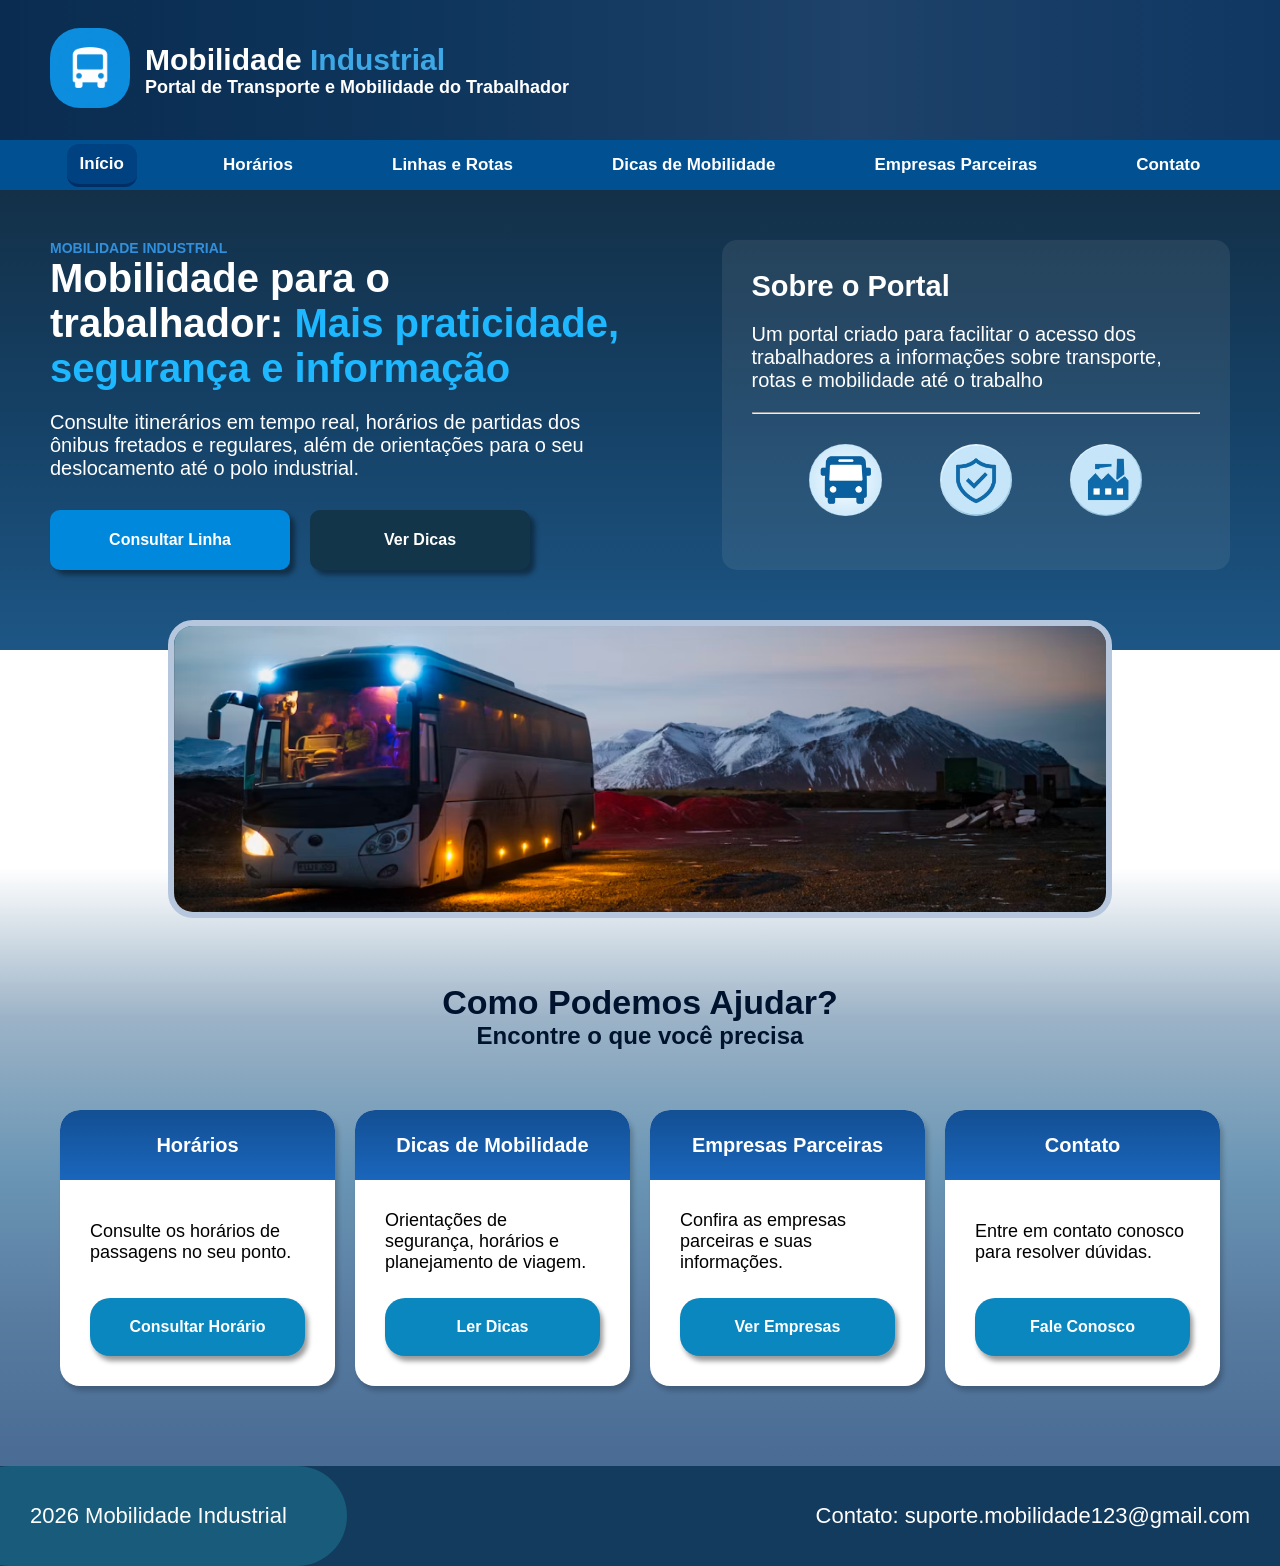
<file: index.html>
<!DOCTYPE html>
<html lang="pt-BR">
<head>
    <meta charset="UTF-8">
    <meta name="viewport" content="width=device-width, initial-scale=1.0">
    <title>Mobilidade Industrial</title>

    <link rel="stylesheet" href="style.css">
    <link rel="shortcut icon" href="imagens/favicon.ico" type="image/x-icon">
</head>
<body>
    <header>
        <div id="areaTituloEsubtitulo">
            <figure class="iconeOnibus">
                <img src="./imagens/iconeOnibus.png" alt="Ícone Ônibus" id="iconeOnibus">
            </figure>
            <div class="tituloEsubtitulo">
                <h1 id="tituloMobilidade">Mobilidade <span id="tituloIndustrial">Industrial</span></h1>
                <h2 id="subtituloHeader">Portal de Transporte e Mobilidade do Trabalhador</h2>
            </div>
        </div>
    </header>

    <main>
        <nav class="barraNavegacaoPrincipal">
            <a href="index.html" class="ativo">Início</a>
            <a href="horarios.html">Horários</a>
            <a href="linhas.html">Linhas e Rotas</a>
            <a href="dicas.html">Dicas de Mobilidade</a>
            <a href="empresas.html">Empresas Parceiras</a>
            <a href="contato.html">Contato</a>
        </nav>

        <section id="introducaoPaginaPrincipal">
            <article id="informacaoPaginaPrincipal">
                <p id="nomeMobilidadeIndustrial">MOBILIDADE INDUSTRIAL</p>
                <h2 id="mobilidadeTrabalhadorPaginaPrincipal">Mobilidade para o trabalhador: <span id="maisPraticidadePaginaPrincipal">Mais praticidade, segurança e informação</span></h2>
                <p class="textoSobrePortal">Consulte itinerários em tempo real, horários de partidas dos ônibus fretados e regulares, além de orientações para o seu deslocamento até o polo industrial.</p>

                <div id="botoesConsulta">
                    <a href="linhas.html" id="botaoConsultarLinhas">Consultar Linha</a>
                    <a href="dicas.html" id="botaoVerDicas">Ver Dicas</a>
                </div>
                
            </article>

            <article id="areaSobrePortal">
                <h3 id="tituloSobrePortal">
                    <strong>Sobre o Portal</strong>
                </h3>
                <p class="textoSobrePortal">Um portal criado para facilitar o acesso dos trabalhadores a informações sobre transporte, rotas e mobilidade até o trabalho</p>

                <hr>

                <div id="areaIconesPaginaPrincipal">
                    <img src="imagens/icone_onibus.png" alt="Ícone Ônibus" class="iconePaginaPrincipal">
                    <img src="imagens/icone_seguranca.png" alt="Ícone Segurança" class="iconePaginaPrincipal">
                    <img src="imagens/icone_industria.png" alt="Ícone Indústria" class="iconePaginaPrincipal">
                </div>
                
            </article>
        </section>

        <section id="introducaoAjudaPaginaPrincipal">
            <figure id="areaImagemOnibusPaginaPrincipal">
                <img src="imagens/imagemOnibus.png" alt="Imagem Ônibus" id="imagemOnibus">
            </figure>

            <div id="areaComoPodemosAjudar">
                <div id="tituloEsubtituloAreaAjuda">
                    <h2 id="comoPodemosAjudar">Como Podemos Ajudar?</h2>
                    <p id="encontreOquePrecisa">Encontre o que você precisa</p>
                </div>
                <div id="areaTiposDeAjudas">
                    <article>
                        <div class="areaTipoAjuda">
                            <h3>Horários</h3>
                        </div>
                        
                        <p>Consulte os horários de passagens no seu ponto.</p>
                        <a href="horarios.html">Consultar Horário</a>
                    </article>
                    <article>
                        <div class="areaTipoAjuda">
                            <h3>Dicas de Mobilidade</h3>
                        </div>
                        
                        <p>Orientações de segurança, horários e planejamento de viagem.</p>
                        <a href="dicas.html">Ler Dicas</a>
                    </article>
                    <article>
                        <div class="areaTipoAjuda">
                            <h3>Empresas Parceiras</h3>
                        </div>

                        <p>Confira as empresas parceiras e suas informações.</p>
                        <a href="empresas.html">Ver Empresas</a>
                    </article>
                    <article>
                        <div class="areaTipoAjuda">
                            <h3>Contato</h3>
                        </div>
                        
                        <p>Entre em contato conosco para resolver dúvidas.</p>
                        <a href="contato.html">Fale Conosco</a>
                    </article>
                </div>
            </div>
        </section>
    </main>

    <footer>
        <div id="divisaoUmFooter">
            <p>2026 Mobilidade Industrial</p>
        </div>
        <div id="divisaoDoisFooter">
            <p>Contato: suporte.mobilidade123@gmail.com</p>
        </div>
    </footer>
</body>
</file>
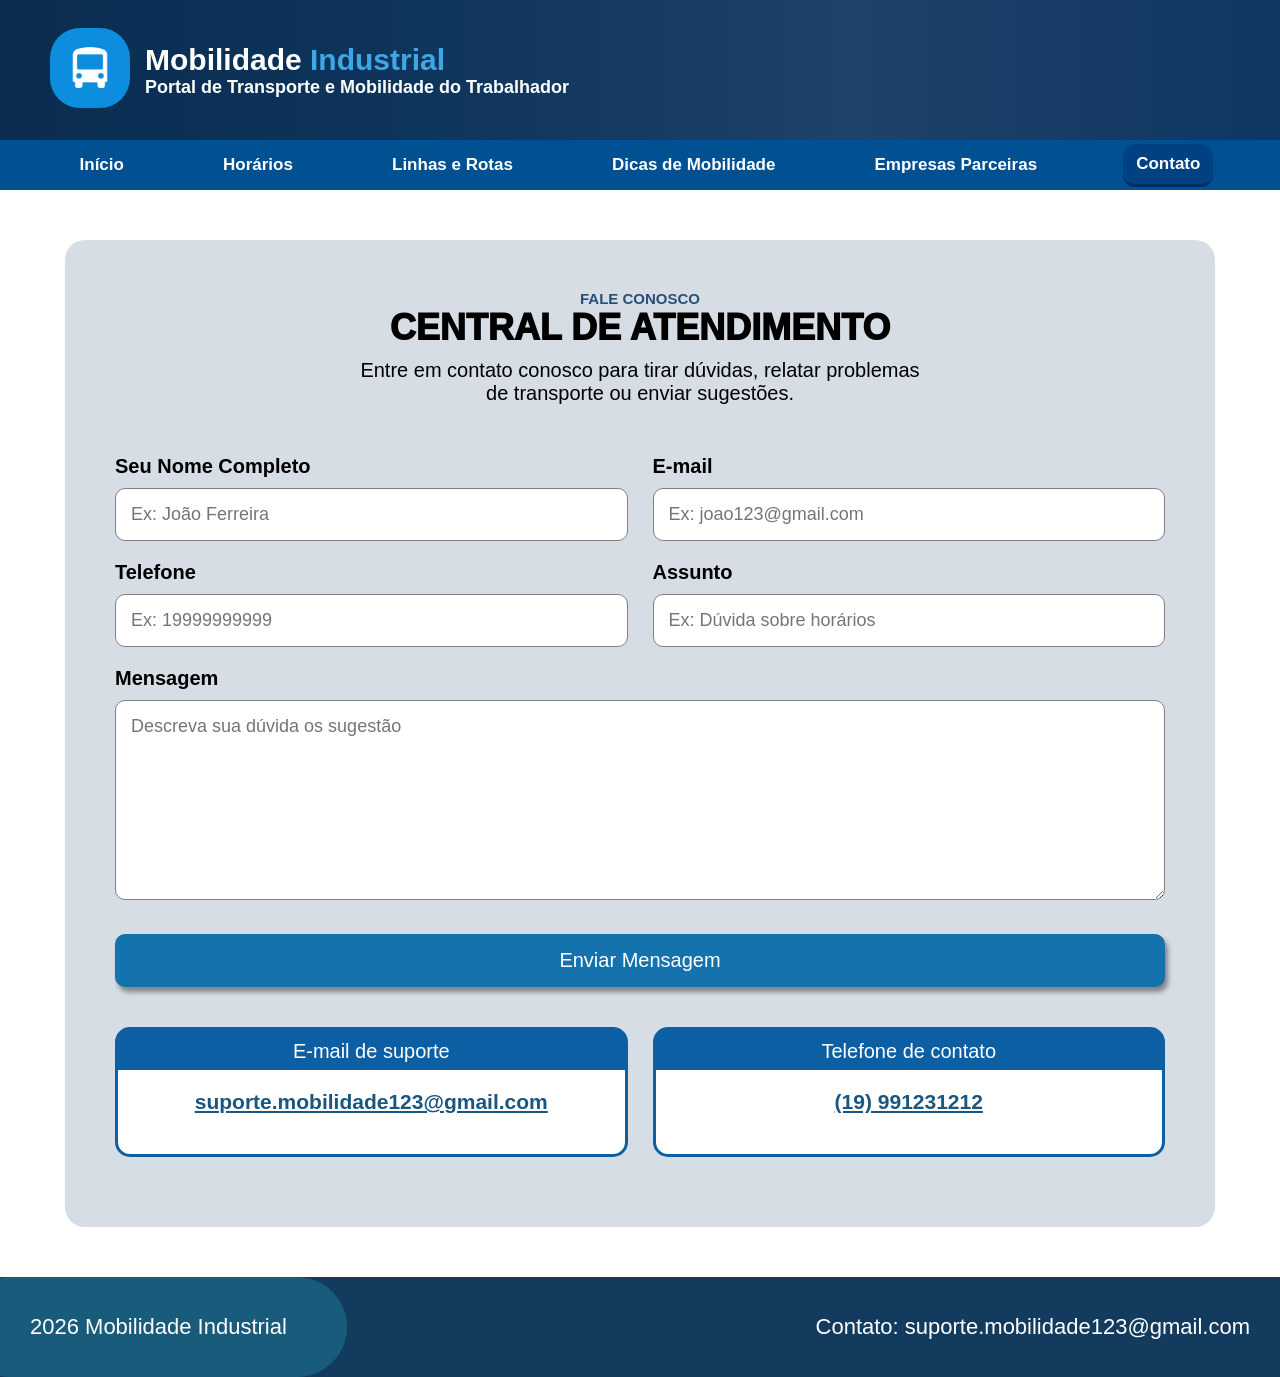
<file: contato.html>
<!DOCTYPE html>
<html lang="pt-BR">
<head>
    <meta charset="UTF-8">
    <meta name="viewport" content="width=device-width, initial-scale=1.0">
    <title>Contato Mobilidade Industrial</title>

    <link rel="stylesheet" href="style.css">
    <link rel="shortcut icon" href="imagens/favicon.ico" type="image/x-icon">
</head>
<body>
    <header>
        <div id="areaTituloEsubtitulo">
            <figure class="iconeOnibus">
                <img src="./imagens/iconeOnibus.png" alt="Ícone Ônibus" id="iconeOnibus">
            </figure>
            <div class="tituloEsubtitulo">
                <h1 id="tituloMobilidade">Mobilidade <span id="tituloIndustrial">Industrial</span></h1>
                <h2 id="subtituloHeader">Portal de Transporte e Mobilidade do Trabalhador</h2>
            </div>
        </div>
    </header>

    <main>
        <nav class="barraNavegacaoPrincipal">
            <a href="index.html">Início</a>
            <a href="horarios.html">Horários</a>
            <a href="linhas.html">Linhas e Rotas</a>
            <a href="dicas.html">Dicas de Mobilidade</a>
            <a href="empresas.html">Empresas Parceiras</a>
            <a href="contato.html" class="ativo">Contato</a>
        </nav>

        <article id="areaCentralAtendimento">
            <p id="faleConosco">FALE CONOSCO</p>
            <h2 id="centralAtendimentoTitulo">CENTRAL DE ATENDIMENTO</h2>   
            <h3>Entre em contato conosco para tirar dúvidas, relatar problemas de transporte ou enviar sugestões.</h3>

            <div id="areaInputs">   
                <div>
                    <p class="textoCentralAtendimento">Seu Nome Completo</p>
                    <input type="text" placeholder="Ex: João Ferreira" id="nome">             
                </div>

                <div>
                    <p class="textoCentralAtendimento">E-mail</p>
                    <input type="email" placeholder="Ex: joao123@gmail.com" id="email" > 
                </div>

                <div>
                    <p class="textoCentralAtendimento">Telefone</p>
                    <input type="Telefone" placeholder="Ex: 19999999999" id="telefone">
                </div>

                <div>
                    <p class="textoCentralAtendimento">Assunto</p>
                    <input type="Assunto" placeholder="Ex: Dúvida sobre horários" id="assunto">
                </div>

                <div id="divisaoMensagem">
                    <p class="textoCentralAtendimento">Mensagem</p>
                    <textarea placeholder="Descreva sua dúvida os sugestão" id="mensagem"></textarea>
                </div>
            </div>
            
            <button id="botaoEnviar">Enviar Mensagem</button>

            <div id="contatoSuporte">
                <div id="emailSuporte">
                    <p>E-mail de suporte</p>
                    <strong>suporte.mobilidade123@gmail.com</strong>
                </div>
                <div id="telefoneSuporte">
                    <p>Telefone de contato</p>
                    <strong>(19) 991231212</strong>
                </div>
            </div>
            
        </article>
    </main>

    <footer>
        <div id="divisaoUmFooter">
            <p>2026 Mobilidade Industrial</p>
        </div>
        <div id="divisaoDoisFooter">
            <p>Contato: suporte.mobilidade123@gmail.com</p>
        </div>
    </footer>

    <script src="scriptContato.js"></script>
</body>
</file>
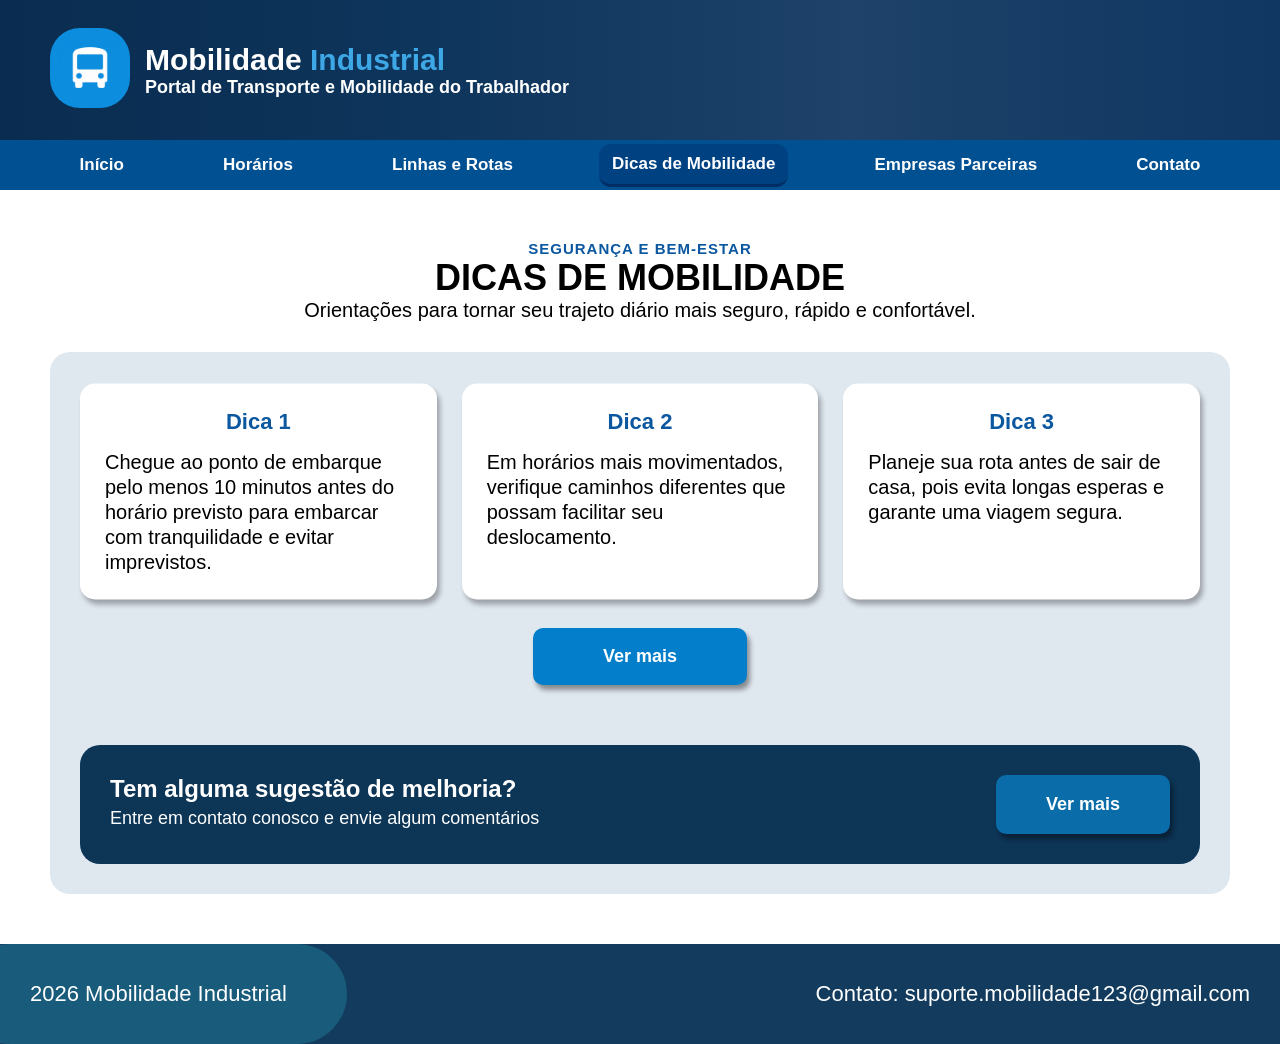
<file: dicas.html>
<!DOCTYPE html>
<html lang="pt-BR">
<head>
    <meta charset="UTF-8">
    <meta name="viewport" content="width=device-width, initial-scale=1.0">
    <title>Dicas Mobilidade Industrial</title>

    <link rel="stylesheet" href="style.css">
    <link rel="shortcut icon" href="imagens/favicon.ico" type="image/x-icon">
</head>
<body>
    <header>
        <div id="areaTituloEsubtitulo">
            <figure class="iconeOnibus">
                <img src="./imagens/iconeOnibus.png" alt="Ícone Ônibus" id="iconeOnibus">
            </figure>
            <div class="tituloEsubtitulo">
                <h1 id="tituloMobilidade">Mobilidade <span id="tituloIndustrial">Industrial</span></h1>
                <h2 id="subtituloHeader">Portal de Transporte e Mobilidade do Trabalhador</h2>
            </div>
        </div>
    </header>

    <main>
        <nav class="barraNavegacaoPrincipal">
            <a href="index.html">Início</a>
            <a href="horarios.html">Horários</a>
            <a href="linhas.html">Linhas e Rotas</a>
            <a href="dicas.html" class="ativo">Dicas de Mobilidade</a>
            <a href="empresas.html">Empresas Parceiras</a>
            <a href="contato.html">Contato</a>
        </nav>

        <section id="introducaoPaginaDicas">
            <p id="segurancaBemEstar">SEGURANÇA E BEM-ESTAR</p>
            <h1 id="tituloDicas">DICAS DE MOBILIDADE</h1>
            <p id="subtituloDicas">Orientações para tornar seu trajeto diário mais seguro,
            rápido e confortável.</p>
        </section>

        <section id="areaDicas">
            <div id="dicas1">
                <article>
                    <h3>Dica 1</h3>
                    <p>Chegue ao ponto de embarque pelo menos 10 minutos antes do horário previsto para embarcar com tranquilidade e evitar imprevistos.</p>
                </article>

                <article>
                    <h3>Dica 2</h3>
                    <p>Em horários mais movimentados, verifique caminhos diferentes que possam facilitar seu deslocamento.</p>
                </article>

                <article>
                    <h3>Dica 3</h3>
                    <p>Planeje sua rota antes de sair de casa, pois evita longas esperas e garante uma viagem segura.</p>
                </article>
            </div>

            <div id="areaBotaoVerMais">
                <button id="botaoVerMais">Ver mais</button>
            </div>

            <div id="dicasExtras">
                <article>
                    <h3>Dica 4</h3>
                    <p>Fique com seu cartão de identificação ou passe de transporte na mão para facilitar a identificação no momento do embarque.
                </article>

                <article>
                    <h3>Dica 5</h3>
                    <p>Mantenha seus pertences bem guradados durante a viagem e utilize os apoios ao se levantar ou se movimentar pelo ônibus.</p>
                </article>

                <article>
                    <h3>Dica 6</h3>
                    <p>Respeite os assentos preferenciais, use fones de ouvido para ouvir músicas ou assistir vídeos e colabore para manter o ônibus limpo e organizado.
                    </p>
                </article>

                <article>
                    <h3>Dica 7</h3>
                    <p>Fique atento ao seu ponto de desembarque e avise o motorista com antecedência para evitar paradas bruscas e atrasos na rota. 
                </article>

                <article>
                    <h3>Dica 8</h3>
                    <p>Em dias de chuva, saia de casa um pouco mais cedo e use calçados antiderrapantes para embarcar e desembarcar com segurança.</p>
                </article>

                <article>
                    <h3>Dica 9</h3>
                    <p>Se você utiliza o ônibus diariamente, identifique pontos de referência próximos ao seu destino. Isso ajuda a reconhecer o momento certo de desembarcar.
                    </p>
                </article>
            </div>

            <div id="areaSugestao">
                <div>
                    <b>Tem alguma sugestão de melhoria?</b>
                    <p>Entre em contato conosco e envie algum comentários</p>  
                </div>          
                <a href="contato.html" id="botaoSugestao">Ver mais</a>
            </div>
        </section>
    </main>
   
    <footer>
        <div id="divisaoUmFooter">
            <p>2026 Mobilidade Industrial</p>
        </div>
        <div id="divisaoDoisFooter">
            <p>Contato: suporte.mobilidade123@gmail.com</p>
        </div>
    </footer>

    <script src="scriptDicas.js"></script>
</body>
</file>
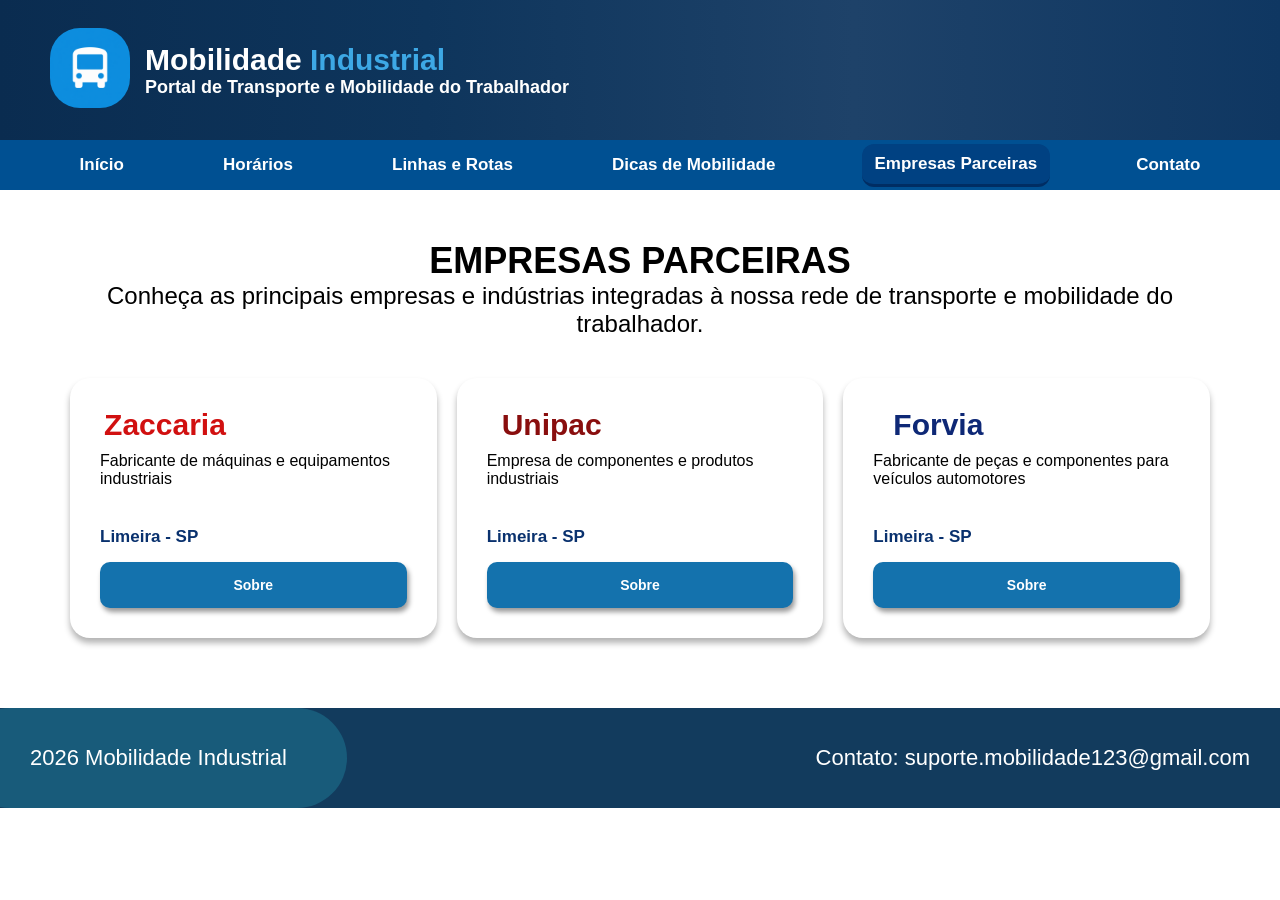
<file: empresas.html>
<!DOCTYPE html>
<html lang="pt-BR">
<head>
    <meta charset="UTF-8">
    <meta name="viewport" content="width=device-width, initial-scale=1.0">
    <title>Empresas Parceiras Mobilidade Industrial</title>

    <link rel="stylesheet" href="style.css">
    <link rel="shortcut icon" href="imagens/favicon.ico" type="image/x-icon">
</head>
<body>
    <header>
        <div id="areaTituloEsubtitulo">
            <figure class="iconeOnibus">
                <img src="./imagens/iconeOnibus.png" alt="Ícone Ônibus" id="iconeOnibus">
            </figure>
            <div class="tituloEsubtitulo">
                <h1 id="tituloMobilidade">Mobilidade <span id="tituloIndustrial">Industrial</span></h1>
                <h2 id="subtituloHeader">Portal de Transporte e Mobilidade do Trabalhador</h2>
            </div>
        </div>
    </header>

    <main id="mainPaginaEmpresas">
        <nav class="barraNavegacaoPrincipal">
            <a href="index.html">Início</a>
            <a href="horarios.html">Horários</a>
            <a href="linhas.html">Linhas e Rotas</a>
            <a href="dicas.html">Dicas de Mobilidade</a>
            <a href="empresas.html" class="ativo">Empresas Parceiras</a>
            <a href="contato.html">Contato</a>
        </nav>

        <section id="introducaoPaginaEmpresas">
            <h1>EMPRESAS PARCEIRAS</h1>
            <p id="subtituloEmpresas">Conheça as principais empresas e indústrias integradas à nossa rede de transporte e mobilidade do trabalhador.</p>
        </section>

        <section>
            <article>
                <ul id="listaEmpresas">
                    <li id="empresa1">
                        <h3>Zaccaria</h3>
                        <p>Fabricante de máquinas e equipamentos industriais</p>

                        <p class="nomeCidade">Limeira - SP</p>

                        <button class="botaoSaibaMais" id="botaoEmpresa1">Sobre</button>
                    </li>
                    <li id="empresa2">
                        <h3>Unipac</h3>
                        <p>Empresa de componentes e produtos industriais</p>

                        <p class="nomeCidade">Limeira - SP</p>

                        <button class="botaoSaibaMais" id="botaoEmpresa2">Sobre</button>
                    </li>
                    <li id="empresa3">
                        <h3>Forvia</h3>
                        <p>Fabricante de peças e componentes para veículos automotores</p>

                        <p class="nomeCidade">Limeira - SP</p>

                        <button class="botaoSaibaMais" id="botaoEmpresa3">Sobre</button>
                    </li>
                </ul>
            </article>

            <article id="explicacaoSobreEmpresa">
                <div id="nomeEmpresa"></div>
                
                <div id="conteudoEmpresa">
                    <!-- Essa parte é a que vai ser preenchid com JavaScript quando a pessoa clicar no botão sobre -->
                </div>
                <div id="areaBotaoFechar">
                    <button id="botaoFecharResumo">Fechar Resumo</button>`
                </div>
            </article>
        </section>
    </main>
    <footer>
        <div id="divisaoUmFooter">
            <p>2026 Mobilidade Industrial</p>
        </div>
        <div id="divisaoDoisFooter">
            <p>Contato: suporte.mobilidade123@gmail.com</p>
        </div>
    </footer>

    <script src="scriptEmpresas.js"></script>
</body>
</file>
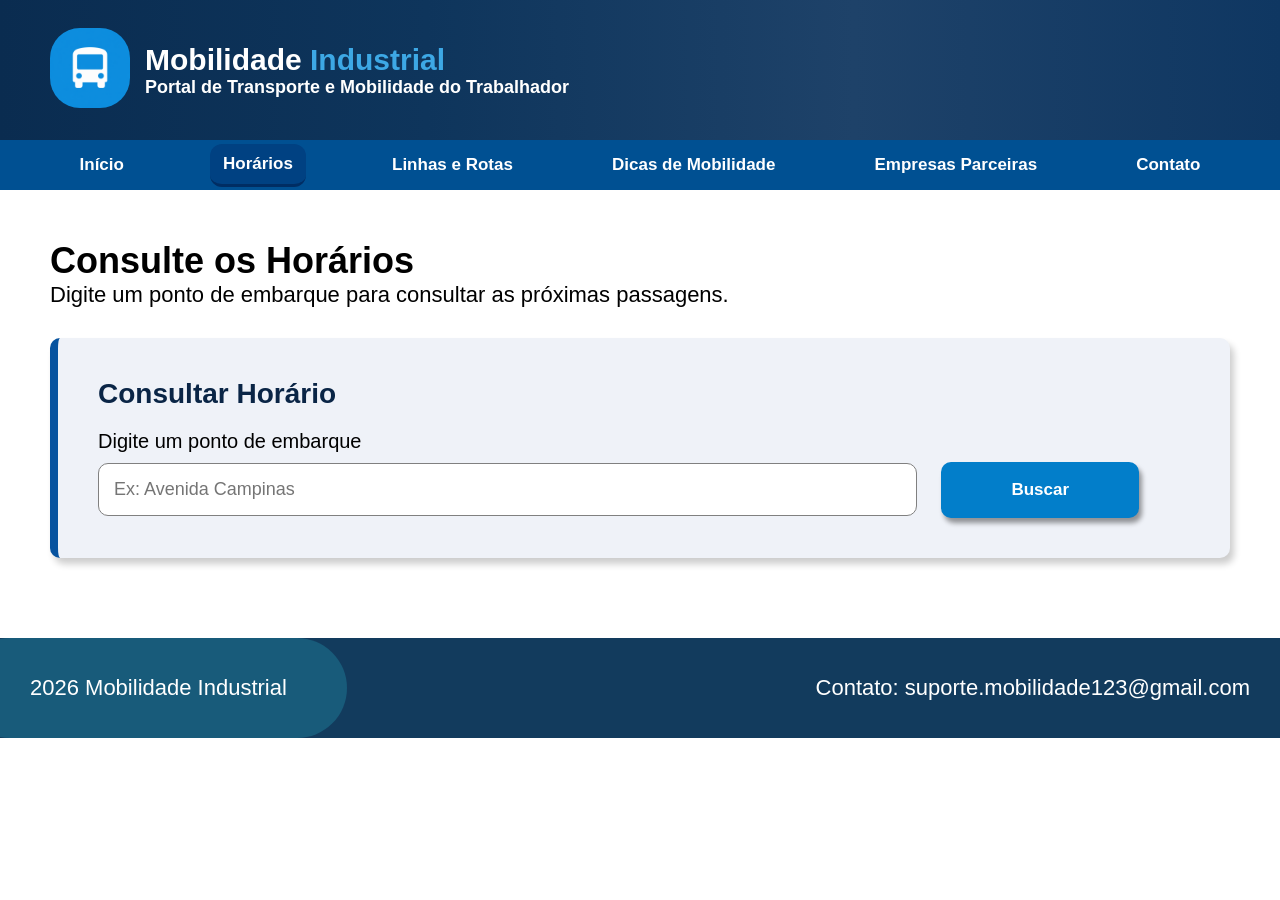
<file: horarios.html>
<!DOCTYPE html>
<html lang="pt-BR">
<head>
    <meta charset="UTF-8">
    <meta name="viewport" content="width=device-width, initial-scale=1.0">
    <title>Horários Mobilidade Industrial</title>

    <link rel="stylesheet" href="style.css">
    <link rel="shortcut icon" href="imagens/favicon.ico" type="image/x-icon">
</head>
<body>
    <header>
        <div id="areaTituloEsubtitulo">
            <figure class="iconeOnibus">
                <img src="./imagens/iconeOnibus.png" alt="Ícone Ônibus" id="iconeOnibus">
            </figure>
            <div class="tituloEsubtitulo">
                <h1 id="tituloMobilidade">Mobilidade <span id="tituloIndustrial">Industrial</span></h1>
                <h2 id="subtituloHeader">Portal de Transporte e Mobilidade do Trabalhador</h2>
            </div>
        </div>
    </header>

    <main id="mainPaginaHorario">
        <nav class="barraNavegacaoPrincipal">
            <a href="index.html">Início</a>
            <a href="horarios.html" class="ativo">Horários</a>
            <a href="linhas.html">Linhas e Rotas</a>
            <a href="dicas.html">Dicas de Mobilidade</a>
            <a href="empresas.html">Empresas Parceiras</a>
            <a href="contato.html">Contato</a>
        </nav>

        <section id="areaPrincipalPaginaHorarios">
            <h2 id="tituloPaginaHorarios">Consulte os Horários</h2>
            <p id="subtituloPaginaHorarios">Digite um ponto de embarque para consultar as próximas passagens.</p>

            <article id="areaConsultaDeHorarios">
                <div id="areaPesquisarHorario">
                    <h3 id="consultarHorario">Consultar Horário</h3>
                    <p id="pontoEmbarque">Digite um ponto de embarque</p>
                    <input type="text" placeholder="Ex: Avenida Campinas" id="inputConsultaHorario">
                    <button id="botaoBuscarHorarios" class="botaoBuscar">Buscar</button>
                </div>
            </article>

            <article id="areaHorariosNoPonto">
                <h2>Horários no ponto</h2>
                <p id="nomePonto">Ponto: Avenida Campinas</p>

                <div id="areaHorariosPonto">
                    <div id="exemploLinha1">
                        <p class="tituloExemploLinha">Linha 01 - Distrito Industrial</p>

                        <div class="todosHorarios">
                            <p class="proximasPassagens">Próximas Passagens</p>
                            <div class="areaHorarios">
                                <p>06:00</p>
                                <p>06:30</p>
                                <p>07:00</p>
                                <p>07:30</p>
                                <p>08:00</p>
                                <p>08:30</p>
                            </div>
                            <div id="horariosExtras1">
                                <p>09:30</p>
                                <p>10:00</p>
                                <p>11:30</p>
                                <p>13:00</p>
                                <p>14:30</p>
                                <p>15:00</p>
                                <p>16:30</p>
                                <p>18:00</p>
                                <p>19:30</p>
                                <p>20:00</p>
                                <p>21:30</p>
                                <p>23:00</p>
                            </div>
                            
                            <button id="botaoVerTodos1">Ver todos os horários ⬇</button>
                        </div>
                    </div>

                    <div id="exemploLinha2">
                        <p class="tituloExemploLinha">Linha 02 - Centro Urbano</p>

                        <div class="todosHorarios">
                            <p class="proximasPassagens">Próximas Passagens</p>
                            
                            <div class="areaHorarios">
                                <p>07:00</p>
                                <p>07:30</p>
                                <p>08:00</p>
                                <p>08:30</p>
                                <p>09:00</p>
                                <p>09:30</p>
                            </div>

                            <div id="horariosExtras2">
                                <p>10:00</p>
                                <p>11:00</p>
                                <p>12:00</p>
                                <p>13:30</p>
                                <p>14:00</p>
                                <p>15:30</p>
                                <p>16:00</p>
                                <p>17:30</p>
                                <p>19:00</p>
                                <p>20:30</p>
                                <p>22:00</p>
                                <p>23:30</p>
                            </div>
                            
                            <button id="botaoVerTodos2">Ver todos os horários ⬇</button>
                        </div>
                    </div>
                </div>
            </article>
        </section>
        
    </main>

    <footer>
        <div id="divisaoUmFooter">
            <p>2026 Mobilidade Industrial</p>
        </div>
        <div id="divisaoDoisFooter">
            <p>Contato: suporte.mobilidade123@gmail.com</p>
        </div>
    </footer>

    <script src="scriptHorarios.js"></script>
</body>
</file>
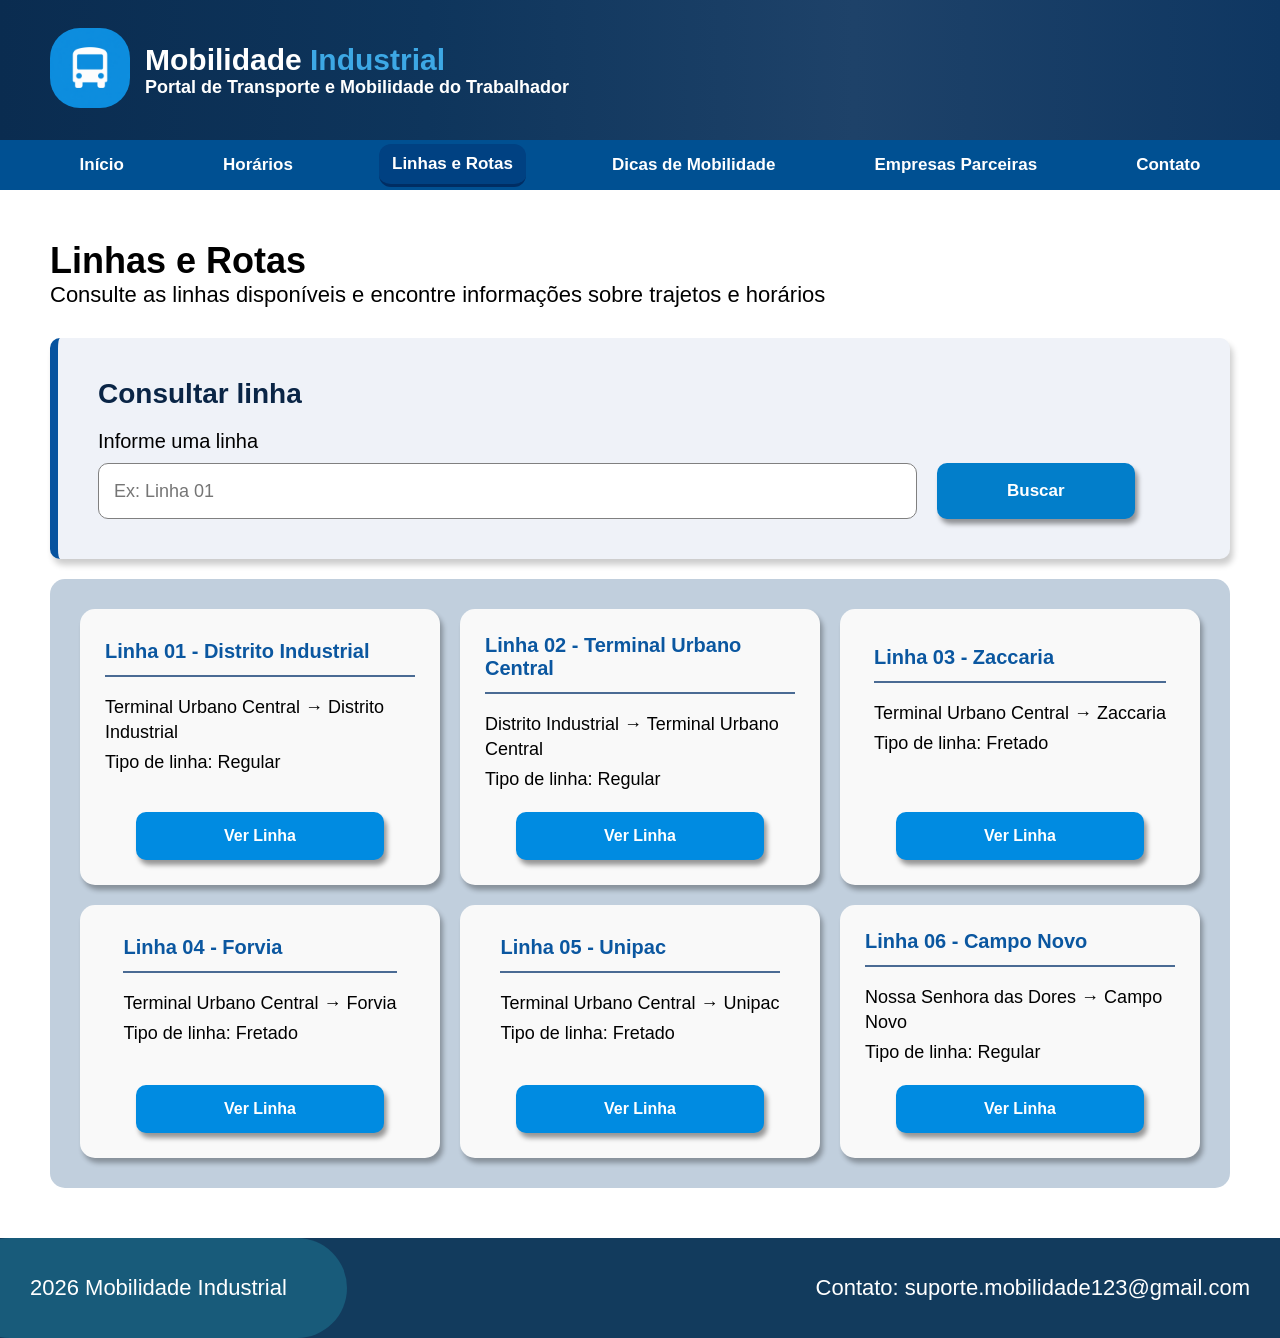
<file: linhas.html>
<!DOCTYPE html>
<html lang="pt-BR">
<head>
    <meta charset="UTF-8">
    <meta name="viewport" content="width=device-width, initial-scale=1.0">
    <title>Linhas Mobilidade Industrial</title>

    <link rel="stylesheet" href="style.css">
    <link rel="shortcut icon" href="imagens/favicon.ico" type="image/x-icon">
</head>
<body>
    <header>
        <div id="areaTituloEsubtitulo">
            <figure class="iconeOnibus">
                <img src="./imagens/iconeOnibus.png" alt="Ícone Ônibus" id="iconeOnibus">
            </figure>
            <div class="tituloEsubtitulo">
                <h1 id="tituloMobilidade">Mobilidade <span id="tituloIndustrial">Industrial</span></h1>
                <h2 id="subtituloHeader">Portal de Transporte e Mobilidade do Trabalhador</h2>
            </div>
        </div>
    </header>

    <main id="mainPaginaLinhas">
        <nav class="barraNavegacaoPrincipal">
            <a href="index.html">Início</a>
            <a href="horarios.html">Horários</a>
            <a href="linhas.html" class="ativo">Linhas e Rotas</a>
            <a href="dicas.html">Dicas de Mobilidade</a>
            <a href="empresas.html">Empresas Parceiras</a>
            <a href="contato.html">Contato</a>
        </nav>

        <h1 id="tituloLinhasRotas">Linhas e Rotas</h1>
        <p id="subtituloPaginaLinhasRotas">Consulte as linhas disponíveis e encontre informações sobre trajetos e horários</p>

        <section id="secaoConsultarLinha">
                <p id="consultarLinha">Consultar linha</p>
                <p id="pontoEmbarque">Informe uma linha</p>
                <article>
                    <input list="linha" type="text" placeholder="Ex: Linha 01" id="inputConsultarLinha">
                    <button id="botaoBuscarLinha" class="botaoBuscar">Buscar</button>

                    <datalist id="linha">
                        <option value="Linha 01">
                        <option value="Linha 02">
                        <option value="Linha 03">
                        <option value="Linha 04">
                        <option value="Linha 05">
                        <option value="Linha 06">
                    </datalist>
                </article>
        </section>

        <section id="areaLinhasRotas">
            <article id="descricaoRota">
                <p>Detalhes da Rota</p>
                <h2 id="nomeLinha"></h2>
                <article id="areaBotaoFecharLinha">
                    <button id="botaoFecharResumoLinha">Fechar resumo</button>
                </article>
            </article>

            <article id="areaTrajeto">
                <div id="divisaoTrajeto">
                    <h3 id="trajetoLinha">Trajeto</h3>
                    <div id="resumoTrajeto">
                        <p><strong>ORIGEM</strong>Terminal Urbano Central</p>
                        <p><strong>DESTINO</strong>Distrito Industrial</p>
                    </div>

                    <h3 id="pontosDeEmbarque">Pontos de Embarque</h3>
                    <ol id="pontos">
                        <li>Terminal Urbano Central</li>
                        <li>Avenida Campinas</li>
                        <li>Via Prefeito Jurandir Paixão</li>
                        <li>Distrito Industrial</li>
                    </ol>
                    
                    <a href="horarios.html" class="botaoBuscar">Consultar Horários</a>
                </div>


                <div id="divisaoTrajeto2">
                    <img src="imagens/mapa.png" alt="Imagem Mapa" id="imagemMapa">

                    <div id="pontosNoMapa">
                        <h3>Pontos importantes no mapa</h3>
                        <ol>
                            <li><strong>1</strong> Terminal Urbano Central</li>
                            <li><strong>2</strong> Avenida Campinas</li>
                            <li><strong>3</strong> Via Prefeito Jurandir Paixão</li>
                            <li><strong>4</strong> Distrito Industrial</li>
                        </ol>
                    </div>
                </div>
            </article>
        </section>

        <section id="areaTodasLinhas">
            <ul>
                <li>
                    <article>
                        <h3>Linha 01 - Distrito Industrial</h3>
                        <p>Terminal Urbano Central → Distrito Industrial</p>
                        <p>Tipo de linha: Regular</p>
                    </article>
                    <button id="botaoLinha01">Ver Linha</button>
                </li>

                <li>
                    <article>
                        <h3>Linha 02 - Terminal Urbano Central</h3>
                        <p>Distrito Industrial → Terminal Urbano Central</p>
                        <p>Tipo de linha: Regular</p>
                    </article>
                    <button id="botaoLinha02">Ver Linha</button>
                </li>

                <li>
                    <article>
                        <h3>Linha 03 - Zaccaria</h3>
                        <p>Terminal Urbano Central → Zaccaria</p>
                        <p>Tipo de linha: Fretado</p>
                    </article>
                    <button id="botaoLinha03">Ver Linha</button>
                </li>

                <li>
                    <article>
                        <h3>Linha 04 - Forvia</h3>
                        <p>Terminal Urbano Central → Forvia</p>
                        <p>Tipo de linha: Fretado</p>
                    </article>
                    <button id="botaoLinha04">Ver Linha</button>
                </li>
                <li>
                    <article>
                        <h3>Linha 05 - Unipac</h3>
                        <p>Terminal Urbano Central → Unipac</p>
                        <p>Tipo de linha: Fretado</p>
                    </article>
                    <button id="botaoLinha05">Ver Linha</button>
                </li>

                <li>
                    <article>
                        <h3>Linha 06 - Campo Novo</h3>
                        <p>Nossa Senhora das Dores → Campo Novo</p>
                        <p>Tipo de linha: Regular</p>
                    </article>
                    <button id="botaoLinha06">Ver Linha</button>
                </li>
            </ul>
        </section>
    </main>
    <footer>
        <div id="divisaoUmFooter">
            <p>2026 Mobilidade Industrial</p>
        </div>
        <div id="divisaoDoisFooter">
            <p>Contato: suporte.mobilidade123@gmail.com</p>
        </div>
    </footer>

    <script src="scriptLinhas.js"></script>
</body>
</file>
<file: style.css>
* {
    margin: 0;
    padding: 0;
    box-sizing: border-box;
    font-family: 'Inter', sans-serif;
}
main {
    padding: 50px;
    margin: 0;
}

/* --- Header --- */
header {
    background: linear-gradient(to right, rgb(10, 44, 80),rgb(14, 53, 92),rgb(30, 66, 105),rgb(15, 55, 98));
    text-align: center;
    height: 140px;
    display: flex;
    justify-content: start;
    align-items: center;
    padding-left: 50px;
}
#areaTituloEsubtitulo {
    text-align: left;
    display: flex;
    align-items: center;
    gap: 15px;
}
#nomeMobilidadeIndustrial {
    color: #328fdb;
    font-weight: 800;
    font-size: 14px;
}
.iconeOnibus {
    width: 80px;
}
.tituloEsubtitulo {
    display: flex;
    flex-direction: column;
}
#tituloMobilidade {
    color: white;
    font-size: 30px;
}
#tituloIndustrial {
    color: rgb(61, 168, 229);
}
#subtituloHeader {
    color: white;
    font-size: 18px;
}
/* --- Nav --- */
.barraNavegacaoPrincipal {
    display: flex;
    justify-content: space-around;
    align-items: center;
    background: rgb(0, 80, 146);
    height: 50px;
    margin: -50px;
    margin-bottom: 50px;
    padding: 0 30px 0 30px;
}
.barraNavegacaoPrincipal a {
    color: white;
    text-decoration: none;
    font-weight: 600;
    font-size: 17px;
    border-radius: 12px;
    padding: 10px 13px;
    margin: -10px -13px;
    transition: transform 0.2s;
}
.barraNavegacaoPrincipal a:hover {
    color: #8acdff;
    text-decoration: underline 1.5px;
    transform: translateY(1.5px);
}
.ativo {
    background-color: rgb(0, 65, 130);
    border-bottom: solid 3px rgb(0, 45, 99);
}



/* --- Parte Inicial do home ---*/
#introducaoPaginaPrincipal {
    display: flex;
    background: linear-gradient(#133048, #154166, #1d5685);
    margin: -50px -50px 0 -50px;
    padding-bottom: 30px;
}

#imagemOnibus {
    width: 80%;
    margin-top: -30px;
    border-radius: 25px;
    border: solid 6px rgb(182, 198, 221);
}
#areaImagemOnibusPaginaPrincipal {
    display: flex;
    justify-content: center;
}

#iconeOnibus {
    border-radius: 30px;
    width: 100%;
}
#tituloSobrePortal {
    font-weight: 700;
    font-size: 29px;
}

#maisPraticidadePaginaPrincipal {
    color: rgb(29, 184, 255);
}
#mobilidadeTrabalhadorPaginaPrincipal {
    color: white;
    font-size: 40px;
}

hr {
    margin-top: 20px;
    margin-bottom: 20px;
}
#areaIconesPaginaPrincipal {
    display: flex;
    width: 100%;
    justify-content: space-evenly;
}
.iconePaginaPrincipal {
    width: calc(5% + 50px);
    margin-top: 10px;
    border-radius: 100%;
}
#informacaoPaginaPrincipal {
    padding: 50px;
}
#areaSobrePortal {
    background-color: rgb(197, 197, 197, 0.1);
    margin: 50px;
    padding: 30px;
    width: 90%;
    border-radius: 15px;
    color: white;
}
.textoSobrePortal {
    font-size: 20px;
    color: white;
    margin-top: 20px;
}

/* --- Área como podemos ajudar --- */
#areaComoPodemosAjudar {
    background: linear-gradient(rgba(250, 253, 255, 0.08), rgb(156, 179, 199),rgb(107, 150, 181), rgb(88, 124, 160), rgb(73, 107, 148));
    margin: -50px -50px -50px -50px;
    padding: 80px 50px 70px 50px;
}
#tituloEsubtituloAreaAjuda {
    padding: 5px 0 50px 0;
}
#areaTiposDeAjudas {
    display: flex;
    flex-direction: row;
}
#comoPodemosAjudar {
    margin-top: 30px;
    text-align: center;
    font-size: 34px;
    font-weight: 800;
    color: #00132e;
}
#encontreOquePrecisa {
    text-align: center;
    font-size: 24px;
    font-weight: 600;
    color: #00132e
}

#areaTiposDeAjudas article {
    display: flex;
    flex-direction: column;
    justify-content: space-between;
    background-color: white;
    font-size: 18px;
    margin: 10px;
    width: 30%;
    padding: 0 30px 30px 30px;
    border-radius: 20px;
    box-shadow: 3px 5px 5px rgb(0, 0, 0, 0.2);
    transition: transform 0.4s;
}
#areaTiposDeAjudas article:hover {
    box-shadow: 4px 8px 10px rgb(0, 0, 0, 0.2);
    transform: translateY(-5px);
}

#areaTiposDeAjudas article a {
    display: flex;
    justify-content: center;
    align-items: center;
    background-color: rgb(11, 135, 192);
    color: white;
    font-size: 16px;
    text-decoration: none;
    font-weight: 600;
    border-radius: 20px;
    box-shadow: 3px 5px 5px rgb(0, 0, 0, 0.4);
    padding: 20px 30px;
    margin-top: 25px;
    transition: transform 0.2s;
}
#areaTiposDeAjudas article a:hover {
    background-color: rgb(20, 114, 173);
    box-shadow: 1px 2px 2px rgb(0, 0, 0, 0.4);
    transform: translateY(1.5px);
}
.areaTipoAjuda {
    display: flex;
    text-align: center;
    justify-content: center;
    align-items: center;
    background: linear-gradient(rgb(19, 79, 147), rgb(26, 102, 188));
    margin: 0 -30px 30px -30px;
    border-radius: 20px 20px 0 0;
    height: 70px;
    padding: 15px;
}
.areaTipoAjuda h3 {
    font-size: 20px;
    color: white;
    font-weight: 700;
}

/* --- Botões página principal --- */

#botoesConsulta {
    display: flex;
    align-items: center;
    justify-content: flex-start;
    gap: 20px;
}

#botaoConsultarLinhas {
    display: flex;
    align-items: center;
    justify-content: center;
    text-decoration: none;
    color: white;
    height: 60px;
    min-width: 240px;
    max-width: 300px;
    background-color: rgb(0, 136, 221);
    font-size: 16px;
    font-weight: 600;
    border: none;
    border-radius: 10px;
    margin-top: 30px;
    padding: 10px 25px;
    box-shadow: 5px 5px 5px rgb(0, 0, 0, 0.4);
    transition: transform 0.2s;
}
#botaoConsultarLinhas:hover {
    background-color: rgb(2, 126, 202);
    box-shadow: 2px 2px 2px rgb(0, 0, 0, 0.4);
    transform: translateY(1.5px)
}


#botaoVerDicas {
    display: flex;
    align-items: center;
    justify-content: center;
    color: white;
    text-decoration: none;
    height: 60px;
    min-width: 220px;
    MAX-width: 280px;
    padding: 10px;
    font-size: 16px;
    font-weight: 600;
    border: none;
    border-radius: 10px;
    margin-top: 30px;
    background-color: rgb(18, 53, 73);
    box-shadow: 5px 5px 5px rgb(0, 0, 0, 0.4);
    transition: transform 0.2s;
}
#botaoVerDicas:hover {
    background-color: rgb(19, 47, 64);
    box-shadow: 2px 2px 2px rgb(0, 0, 0, 0.4);
    transform: translateY(1.5px);
}



/* --- Página Horários --- */
#tituloPaginaHorarios {
    font-size: 36px;
    font-weight: 800;
}
#subtituloPaginaHorarios {
    font-size: 22px;
    font-weight: 500;
}
#areaConsultaDeHorarios {
    background-color: rgb(239, 242, 248);
    box-shadow: 4px 6px 7px rgb(0, 0, 0, 0.2);
    padding: 60px 40px 40px 40px;
    margin: 30px 0 30px 0;
    border-radius: 10px;
    border-left: solid 8px rgb(7, 83, 159);
}
#consultarHorario {
    font-size: 28px;
    margin: -20px 0 20px 0;
    color: rgb(10, 37, 70);
}
#pontoEmbarque {
    font-size: 20px;
    font-weight: 100;
}
#inputConsultaHorario {
    margin: 10px 20px 0 0;
    width: 75%;
}
#areaHorariosNoPonto h2 {
    font-size: 28px;
    padding: 35px 0 0 40px;
    color: white;
}
#nomePonto {
    padding: 10px 0 35px 40px;
    font-size: 24px;
    font-weight: 600;
    color: white;
}
#areaHorariosNoPonto {
    display: none;
    margin-top: 40px;
    background: linear-gradient(to right, #003f72, #024c89, #015fac);
    border-radius: 10px;
    box-shadow: 4px 6px 5px rgb(0, 0, 0, 0.2);
    border: solid 3px #003f72;
}
#areaHorariosPonto {
    display: grid;
    grid-template-columns: repeat(auto-fit, minmax(280px, 1fr));
    background-color: white;
    gap: 20px;
    border-radius: 10px;
    padding: 20px;
}

.botaoBuscar {
    padding: 18px 70px;
    border-radius: 10px;
    border: none;
    background-color: rgb(2, 126, 202);
    box-shadow: 3px 5px 5px rgb(0, 0, 0, 0.4);
    color: white;
    text-decoration: none;
    font-size: 17px;
    font-weight: 700;
    cursor: pointer;
    transition: transform 0.2s;
}
.botaoBuscar:hover {
    background-color: rgb(20, 114, 173);
    box-shadow: 1px 2px 2px rgb(0, 0, 0, 0.2);
    transform: translateY(1.5px);
}
#botaoConsultarHorario {
    width: 100%;
    text-align: center;
}

#exemploLinha1, #exemploLinha2 {
    width: 100%;
    padding: 20px;
    border: solid 3px #043f72;
    background-color: rgb(238, 242, 245);
    border-radius: 20px;
    box-shadow: 3px 5px 5px rgb(0, 0, 0, 0.2);
}
.todosHorarios {
    background-color: white;
    display: grid;
    margin-top: 20px;
    padding-bottom: 20px;
    border-radius: 10px;
}
.tituloExemploLinha {
    font-weight: 800;
    text-align: center;
    font-size: 22px;
    color: #00437e;
}
.proximasPassagens {
    margin: 20px 0 -30px 0;
    font-size: 20px;
    text-align: center;
    font-weight: 600;
    color: #00437e;
}
.areaHorarios {
    display: grid;
    grid-template-columns: repeat(3, 1fr);
    margin-top: 20px;
    padding: 15px;
    border-radius: 10px;
}

#horariosExtras1, #horariosExtras2 {
    display: none;
    grid-template-columns: repeat(3, 1fr);
    margin-top: -30px;
    padding: 15px;
    border-radius: 10px;
}

#horariosExtras1 p, #horariosExtras2 p {
    display: flex;
    justify-content: center;
    align-items: center;
    margin: 5px;
    background-color: rgb(205, 212, 223);
    border-radius: 10px;
    padding: 12px 5px;
    box-shadow: 3px 5px 5px rgb(0, 0, 0, 0.3);
}
.areaHorarios p {
    display: flex;
    justify-content: center;
    align-items: center;
    margin: 5px;
    background-color: rgb(205, 212, 223);
    border-radius: 10px;
    padding: 12px 5px;
    box-shadow: 3px 5px 5px rgb(0, 0, 0, 0.3);
}

#botaoVerTodos1, #botaoVerTodos2 {
    margin: 0 25px;
    border-radius: 10px;
    border: none;
    background-color: rgb(2, 126, 202);
    color: white;
    font-size: 16px;
    font-weight: 600;
    padding: 15px;
    box-shadow: 3px 5px 5px rgb(0, 0, 0, 0.4);
    cursor: pointer;
    transition: transform 0.2s;
}
#botaoVerTodos1:hover, #botaoVerTodos2:hover {
    background-color: rgb(20, 114, 173);
    box-shadow: 1px 2px 2px rgb(0, 0, 0, 0.4);
    transform: translateY(1.5px);
}



/* --- Página Linhas e Rotas --- */
#tituloLinhasRotas {
    font-size: 36px;
    font-weight: 800;
}
#subtituloPaginaLinhasRotas {
    font-size: 22px;
    font-weight: 500;
}
#secaoConsultarLinha {
    background-color: rgb(239, 242, 248);
    box-shadow: 3px 6px 6px rgb(0, 0, 0, 0.2);
    padding: 40px;
    border-radius: 10px;
    margin: 30px 0 20px 0;
    border-left: solid 8px rgb(7, 83, 159);
}
#secaoConsultarLinha article {
    display: flex;
    flex-wrap: wrap;
    gap: 20px;
    margin-top: 10px;
}
#consultarLinha {
    font-size: 28px;
    font-weight: 600;
    margin-bottom: 20px;
    color: rgb(10, 37, 70);
}
#inputConsultarLinha {      
    width: 75%;
}
#descricaoRota {
    color: white;
    padding: 0 0 30px 0;
}
#descricaoRota p {
    font-size: 20px;
}
#nomeLinha {
    font-size: 30px;
    margin-top: 10px;
}
#areaLinhasRotas {
    display: none;
    background: linear-gradient(to right, #003f72, #024c89, #015fac);
    padding: 40px;
    border-radius: 10px;
    margin: 30px 0 0 0;
    box-shadow: 3px 5px 5px rgb(0, 0, 0, 0.2);
}
#areaTrajeto {
    display: grid;
    grid-template-columns: 1fr 1.3fr;
    gap: 30px;
    background-color: white;
    margin: 0 -40px -40px -40px;
    padding: 30px 40px;
    border-radius: 8px;
}

#divisaoTrajeto {
    display: flex;
    flex-direction: column;
    background-color: rgb(243, 245, 247);
    padding: 30px;
    border-radius: 20px;
    box-shadow: 5px 7px 8px rgb(0,0,0,0.2);
}
#divisaoTrajeto2 {
    display: flex;
    gap: 25px;
    background-color: rgb(243, 245, 247);
    padding: 20px;
    border-radius: 20px;
    box-shadow: 5px 7px 8px rgb(0,0,0,0.2);
}
#trajetoLinha, #pontosDeEmbarque {
    font-size: 26px;
    font-weight: 700;
}
#resumoTrajeto {
    display: flex;
    gap: 15px;
    margin: 15px 0 30px 0;
}
#resumoTrajeto p {
    flex: 1;
    background-color: white;
    padding: 12px 15px;
    border-radius: 12px;
    font-size: 18px;
    font-weight: 600;
    color: #052846;
    box-shadow: 2px 3px 4px rgb(0, 0, 0, 0.15);
}
#resumoTrajeto strong {
    display: block;
    font-size: 12px;
    letter-spacing: 1px;
    color: rgb(11, 87, 160);
    margin-bottom: 3px;
}
#pontosDeEmbarque {
    margin-bottom: 25px;
}
#pontos li {
    display: flex;
    line-height: 20px;
    margin-bottom: 14px;
    font-size: 18px;
    font-weight: 600;
    color: #052846;
}
#divisaoTrajeto .botaoBuscar {
    margin-top: auto;
    text-align: center;
    padding: 18px 30px;
}
#imagemMapa {
    width: 48%;
    height: auto;
    align-self: center;
    border-radius: 12px;
}
#pontosNoMapa {
    display: flex;
    flex-direction: column;
    padding: 30px 0 0 0;
    align-items: center;
}
#pontosNoMapa h3 {
    font-size: 24px;
    margin: -20px 0 30px 0;
    font-weight: 700;
}
#pontosNoMapa ol li {
    display: flex;
    align-items: center;
    gap: 12px;
    margin-bottom: 80px;
    font-size: 18px;
    font-weight: 500;
}
#pontosNoMapa strong {
    display: flex;
    justify-content: center;
    align-items: center;
    width: 32px;
    height: 32px;
    border-radius: 50%;
    background-color: rgb(13, 53, 86);
    color: white;
    font-size: 15px;
    flex-shrink: 0;
}

#areaTodasLinhas {
    background-color: rgb(193, 207, 221);
    padding: 30px;
    border-radius: 15px;
    margin-top: 20px;
}
#areaTodasLinhas ul {
    display: grid;
    grid-template-columns: repeat(3, 1fr);
    list-style-type: none;
    gap: 20px;
}
#areaTodasLinhas strong {
    background-color: #065ca6;
    color: white;
    margin: 0 20px 0 0;
    font-weight: 600;
    padding: 15px;
    font-size: 26px;
    border-radius: 100%;
}
#areaTodasLinhas article {
    margin-bottom: 15px;
}
#areaTodasLinhas ul li {
    display: grid;
    place-items: center;
}
#areaTodasLinhas button {
    padding: 15px 30px;
    margin-top: auto;
    width: 80%;
    font-size: 16px;
    font-weight: 600;
    background-color: rgb(0, 139, 225);
    border: none;
    color: white;
    box-shadow: 3px 5px 5px rgb(0, 0, 0, 0.4);
    border-radius: 10px;
    cursor: pointer;
    transition: transform 0.2s;
}
#areaTodasLinhas button:hover {
    background-color: rgb(20, 114, 173);
    box-shadow: 1px 2px 2px rgb(0, 0, 0, 0.4);
    transform: translateY(1.5px);
}


#areaTodasLinhas ul li {
    background-color: rgb(249, 249, 249);
    padding: 25px;
    border-radius: 15px;
    box-shadow: 3px 5px 5px rgb(0, 0, 0, 0.3);
}
#areaTodasLinhas ul li:hover {
    background-color: white;
    box-shadow: 3px 7px 10px rgb(0, 0, 0, 0.3);
}
#areaTodasLinhas h3 {
    color: rgb(11, 87, 160);
    font-size: 20px;
    margin-bottom: 18px;
    padding-bottom: 12px;
    border-bottom: solid 2px rgba(0, 48, 106, 0.7);
}
#areaTodasLinhas p {
    font-size: 18px;
    line-height: 25px;
    margin-bottom: 5px;
}
#areaBotaoFecharLinha {
    display: flex;
    justify-content: flex-end;
    margin-top: -55px;
    padding-bottom: 20px;
}
#botaoFecharResumoLinha {
    padding: 15px 30px;
    font-size: 16px;
    font-weight: 600;
    border-radius: 10px;
    background-color: rgb(0, 139, 225);
    border: none;
    color: white;
    box-shadow: 3px 5px 5px rgb(0, 0, 0, 0.4);
    cursor: pointer;
    transition: transform 0.2s;
}
#botaoFecharResumoLinha:hover {
    background-color: rgb(20, 114, 173);
    box-shadow: 1px 2px 2px rgb(0, 0, 0, 0.4);
    transform: translateY(1.5px);
}


/* --- Dicas de mobilidade --- */

#introducaoPaginaDicas {
    text-align: center;
    margin-bottom: 30px;
}
#segurancaBemEstar {
    color: rgb(11, 87, 160);
    font-size: 15px;
    font-weight: 800;
    letter-spacing: 1px;
}
#tituloDicas {
    font-size: 36px;
    font-weight: 800;
}
#subtituloDicas {
    font-size: 20px;
}

#areaDicas {
    gap: 25px;
    background-color: rgb(223, 231, 239);
    padding: 30px;
    border-radius: 20px;
}
#areaDicas article {
    background-color: white;
    padding: 25px;
    border-radius: 15px;
    box-shadow: 3px 5px 5px rgb(0,0,0,0.3);
}
#areaDicas article h3 {
    color: rgb(11, 87, 160);
    font-size: 22px;
    text-align: center;
    font-weight: 700;
    margin: 0 0 15px 0;
}
#areaDicas article p{
    font-size: 20px;
    line-height: 25px;
}
#botaoVerMais {
    padding: 18px 70px;
    border: none;
    border-radius: 10px;
    margin: 30px 0;
    background-color: rgb(2, 126, 202);
    color: white;
    font-size: 18px;
    font-weight: 600;
    box-shadow: 3px 5px 5px rgb(0, 0, 0, 0.4);
    cursor: pointer;
    transition: transform 0.2s;
}
#botaoVerMais:hover {
    background-color: rgb(20, 114, 173);
    box-shadow: 1px 2px 2px rgb(0, 0, 0, 0.4);
    transform: translateY(1.5px);
}
#dicas1, #dicasExtras {
    display: grid;
    grid-template-columns: repeat(3, 1fr);
    gap: 25px;
    transform: translateY(1.5px);
}
#dicasExtras {
    display: none;
}
#areaBotaoVerMais {
    display: flex;
    justify-content: center;
}

#areaSugestao {
    background-color: #0d3556;
    padding: 30px;
    border-radius: 20px;
    margin-top: 30px;
    display: flex;
    justify-content: space-between;
}
#areaSugestao b {
    color: white;
    font-size: 24px;
}
#areaSugestao p {
    color: white;
    font-size: 18px;
    margin: 5px 0;
}
#botaoSugestao {
    background-color: rgb(10, 108, 168);
    color: white;
    display: flex;
    align-items: center;
    padding: 15px 50px;
    border-radius: 10px;
    font-size: 18px;
    font-weight: 600;
    box-shadow: 3px 5px 5px rgb(0, 0, 0, 0.4);
    text-decoration: none;
    transition: transform 0.2s;
}
#botaoSugestao:hover {
    background-color: rgb(7, 126, 201);
    box-shadow: 1px 2px 2px rgb(0, 0, 0, 0.4);
    transform: translateY(1.5px);
}


/* --- Empresas Parceiras --- */
#introducaoPaginaEmpresas h1 {
    font-size: 36px;
    text-align: center;
    font-weight: 800;
}
#subtituloEmpresas {
    font-size: 24px;
    text-align: center;
}
#listaEmpresas {
    display: grid;
    grid-template-columns: repeat(3, 1fr);
    padding: 20px;
    list-style-type: none;
    margin-top: 20px;
    gap: 20px;
}
#listaEmpresas li {
    padding: 30px;
    border-radius: 20px;
    box-shadow: 0px 5px 6px rgb(0, 0, 0, 0.3);
}
#listaEmpresas p {
    margin: 10px 0 0 0;
    height: 50px;
}
.nomeCidade {
    font-weight: 700;
    font-size: 17px;
    color: rgb(9, 49, 110);
    padding-top: 15px;
}
#listaEmpresas .botaoSaibaMais {
    padding: 15px 60px;
    border-radius: 10px;
    width: 100%;
    border: none;
    margin: 0;
    font-weight: 700;
    font-size: 14px;
    color: white;
    background-color: rgb(20, 114, 173);
    cursor: pointer;
    box-shadow: 2px 4px 5px rgb(0, 0, 0, 0.4);
    transition: transform 0.2s;
}
#listaEmpresas .botaoSaibaMais:hover {
    background-color: #0d5fa3;
    box-shadow: 1px 2px 2px rgb(0, 0, 0, 0.3);
    transform: translateY(1.5px);
}
#explicacaoSobreEmpresa {
    display: none;
    align-items: center;
    gap: 40px;
    background-color: white;
    margin: 10px 30px;
    padding: 25px 30px;
    border-left: 6px solid rgb(14, 106, 163);
    box-shadow: 3px 4px 7px rgb(0, 0, 0, 0.15);
    border-radius: 15px;
}
#areaBotaoFechar {
    display: flex;
    margin-left: auto;
}

#botaoFecharResumo {
    padding: 13px 30px;
    font-size: 15px;
    color: white;
    border: none;
    border-radius: 10px;
    background-color: rgb(23, 104, 155);
    cursor: pointer;
    box-shadow: 3px 5px 5px rgb(0, 0, 0, 0.4);
    transition: transform 0.2s;
}
#botaoFecharResumo:hover {
    background-color: #0a4a7d;
    box-shadow: 1px 2px 2px rgb(0, 0, 0, 0.4);
    transform: translateY(1.5px);
}

#empresa1 h3, #nomeEmpresa1 {
    color: rgb(209, 16, 16);
    font-size: 30px;
    font-weight: 800;
    width: 130px;
    text-align: center;
}
#empresa2 h3, #nomeEmpresa2 {
    color: rgb(137, 14, 14);
    font-size: 30px;
    font-weight: 800;
    width: 130px;
    text-align: center;
}
#empresa3 h3, #nomeEmpresa3 {
    color: rgb(14, 40, 118);
    font-size: 30px;
    font-weight: 800;
    width: 130px;
    text-align: center;
}

#conteudoEmpresa {
    padding-left: 30px;
    font-size: 16px;
    line-height: 1.5;
}
#conteudoEmpresa ul {
    list-style: none;
}
#sobreEmpresa ul li {
    margin-top: 8px;
}
#sobreEmpresa ul li strong {
    color: #003f72;
}


/* --- Página de contato ---*/

#areaCentralAtendimento {
    display: flex;
    background-color: rgb(214, 221, 228);
    flex-direction: column;
    align-items: center;
    padding: 50px;
    max-width: 1150px;
    margin: 0 auto;
    border-radius: 20px;
}
#areaInputs {
    display: grid;
    grid-template-columns: repeat(auto-fit, minmax(48%, 1fr));;
    gap: 0 25px;
    width: 100%;
    margin-top: 30px;
}
#areaCentralAtendimento h3 {
    font-weight: 100;
    font-size: 20px;
    text-align: center;
    max-width: 560px;
}
#textoCentralAtendimento {
    font-size: 22px;
}
#faleConosco {
    color: rgb(40, 78, 122);
    font-weight: 800;
    font-size: 15px;
}
#centralAtendimentoTitulo {
    font-size: 36px;
    font-weight: 1000;
    padding-bottom: 10px;
}
.textoCentralAtendimento {
    margin-top: 20px;
    margin-bottom: 10px;
    font-weight: 600;
    font-size: 20px;
    text-align: left;
}

input, textarea {
    padding: 15px;
    font-weight: 100;
    width: 100%;
    border-radius: 10px;
    font-size: 18px;
    border: solid 1px gray;
}
#divisaoMensagem {
    grid-column: 1/3;
}

#botaoEnviar {
    padding: 15px;
    width: 100%;
    margin: 30px;
    margin-bottom: 40px;
    border-radius: 10px;
    border: none;
    color: white;
    font-size: 20px;
    background-color: rgb(20, 114, 173);
    cursor: pointer;
    box-shadow: 3px 5px 5px rgb(0, 0, 0, 0.4);
    transition: transform 0.2s;
}
#botaoEnviar:hover {
    background-color: #0d5fa3;
    box-shadow: 1px 2px 2px rgb(0, 0, 0, 0.4);
    transform: translateY(1.5px);
}
#contatoSuporte {
    display: grid;
    grid-template-columns: repeat(auto-fit, minmax(48.5%, 1fr));
    gap: 25px;
    width: 100%;
    justify-content: center;
}
#mensagem {
    height: 200px;
}
#emailSuporte, #telefoneSuporte {    
    height: 130px;
    background-color: white;
    border-radius: 15px;
    text-align: center;
    margin-bottom: 20px;
    border: solid 3px #0d5fa3;
}
#emailSuporte p, #telefoneSuporte p {
    font-size: 20px;
    padding: 10px;
    height: 40px;
    margin-bottom: 20px;
    color: white;
    border-radius: 8px 8px 0px 0px;
    background-color: #0d5fa3;
}
#emailSuporte strong, #telefoneSuporte strong {
    font-size: 21px;
    font-weight: 800;
    color: rgb(26, 87, 128);
    text-decoration: underline;
}


/* --- footer/rodapé --- */

footer {
    display: flex;
    justify-content: space-between;
    background-color: rgb(18, 59, 93);
    height: 100px;
}
#divisaoUmFooter {
    display: flex;
    align-items: center;
    margin-left: -40px;
    border-radius: 60px;
    background-color: rgb(24, 91, 122);
    padding: 30px 30px 30px 40px;
}
#divisaoDoisFooter {
    display: flex;
    align-items: center;

}
footer p {
    padding: 30px;
    color: white;
    font-size: 22px;
}


/* --- Responsividade --- */

/* celular */
@media (max-width: 767px) {
    main {
        padding: 15px;
    }
    header {
        height: 90px;
        padding: 15px 20px;
        margin-bottom: -20px;
    }
    .iconeOnibus {
        width: 45px;
    }
    #tituloMobilidade {
        font-size: 18px;
    }
    #subtituloHeader {
        font-size: 11px;
    }
    .barraNavegacaoPrincipal {
        height: 100%;
        padding: 10px;
        margin: 0 -15px 20px -15px;
        gap: 10px;
    }
    .barraNavegacaoPrincipal a {
        font-size: 12px;
        margin: -5px 0;
    }
    #introducaoPaginaPrincipal {
        flex-direction: column;
        margin: -20px -15px 0 -15px;
        padding: 20px 15px;
    }
    #nomeMobilidadeIndustrial {
        font-size: 11px;
    }
    #informacaoPaginaPrincipal {
        padding: 15px 5px;
    }
    #mobilidadeTrabalhadorPaginaPrincipal,#maisPraticidadePaginaPrincipal {
        font-size: 22px;
    }
    #botoesConsulta {
        flex-direction: column;
        gap: 1px;
        height: 120px;
    }
    #botaoConsultarLinhas, #botaoVerDicas {
        height: 48px;
        min-width: 95%;
        font-size: 14px;
        margin-top: 15px;
    }
    #areaImagemOnibusPaginaPrincipal {
        margin: 30px 0 0 0;
    }
    #imagemOnibus {
        width: 100%;
    }
    #areaSobrePortal {
        margin: 20px 0 0 0;
        width: 100%;
        padding: 20px;
    }
    #tituloSobrePortal {
        font-size: 20px;
    }
    .textoSobrePortal {
        font-size: 14px;
    }
    #areaComoPodemosAjudar {
        margin: 0 -15px -15px -15px;
        padding: 40px 15px;
    }
    #comoPodemosAjudar {
        font-size: 22px;
        margin-top: 10px;
    }
    #encontreOquePrecisa {
        font-size: 16px;
    }
    #tituloEsubtituloAreaAjuda {
        padding: 0 0 30px 0;
    }
    #areaTiposDeAjudas {
        flex-direction: column;
        gap: 20px;
    }
    #areaTiposDeAjudas article {
        width: 100%;
        margin: 0;
        padding: 0 20px 20px 20px;
    }
    .areaTipoAjuda {
        margin: 0 -20px 20px -20px;
        height: 60px;
    }
    .areaTipoAjuda h3 {
        font-size: 16px;
    }
    #areaTiposDeAjudas article a {
        padding: 20px;
        font-size: 14px;
    }
    .botaoBuscar {
        width: 100%;
        padding: 15px;
    }
    #areaConsultaDeHorarios {
        padding: 30px 20px 25px 20px;
    }
    #inputConsultaHorario {
        width: 100%;
        margin: 10px 0 15px 0;
    }
    #areaHorariosNoPonto h2 {
        font-size: 22px;
        padding: 25px 0 0 20px;
    }
    #nomePonto {
        font-size: 18px;
        padding: 10px 0 25px 20px;
    }
    #areaHorariosPonto {
        padding: 12px;
    }
    
    #tituloLinhasRotas, #tituloPaginaHorarios, #introducaoPaginaEmpresas h1 {
        font-size: 26px;
    }
    #subtituloPaginaHorarios, #subtituloPaginaLinhasRotas, #subtituloEmpresas, #subtituloDicas, #areaCentralAtendimento h3 {
        font-size: 16px;
    }

    #secaoConsultarLinha {
        padding: 20px;
    }
    #inputConsultarLinha {
        width: 100%;
        margin: 10px 0 15px 0;
    }
    #nomeLinha {
        font-size: 22px;
    }
    .barraNavegacaoPrincipal {
        display: grid;
        grid-template-columns: repeat(2, 1fr);
    }
    #botaoBuscarLinha {
        margin:110px 0 10px 0;
    }
    #areaTodasLinhas {
        padding: 15px;
    }
    #areaTodasLinhas ul {
        grid-template-columns: 1fr;
    }
    #areaTodasLinhas h3 {
        font-size: 20px;
    }
    #areaTodasLinhas p {
        font-size: 16px;
    }
    #areaLinhasRotas {
        padding: 20px;
    }
    #areaTrajeto {
        margin: 0 -20px -20px -20px;
        grid-template-columns: 1fr;
        padding: 20px;
        gap: 20px;
    }   
    #divisaoTrajeto {
        padding: 20px;
    }
    #resumoTrajeto {
        flex-direction: column;
    }
    #divisaoTrajeto2 {
        flex-direction: column;
    }
    #imagemMapa {
        width: 100%;
    }
    #pontosNoMapa {
        padding-top: 0;
        align-items: flex-start;
    }
    #pontosNoMapa ol li {
        margin-bottom: 20px;
    }
    #pontosNoMapa h3 {
        margin: 0 0 20px 0;
    }
    #tituloDicas {
        font-size: 26px;
    }
    #areaDicas {
        padding: 15px;
    }
    #botaoBuscarLinha {
        margin: 0 0 15px 0;
    }
    #descricaoRota {
        padding-bottom: 20px;
    }
    #areaBotaoFecharLinha {
        justify-content: flex-start;
        margin-top: 15px;
        padding-bottom: 15px;
    }
    #botaoFecharResumoLinha {
        width: 100%;
        padding: 14px 20px;
    }
    #trajetoLinha, #pontosDeEmbarque {
        font-size: 22px;
    }
    #pontosNoMapa h3 {
        font-size: 20px;
        margin: 0 0 20px 0;
        text-align: center;
    }
    #pontosNoMapa ol {
        padding-left: 0;
    }
    #pontosNoMapa ol li {
        font-size: 16px;
    }
    #dicas1, #dicasExtras {
        grid-template-columns: 1fr;
    }
    #areaDicas article p {
        font-size: 16px;
        line-height: 22px;
    }
    #areaSugestao {
        flex-direction: column;
        gap: 15px;
    }
    #botaoSugestao {
        justify-content: center;
    }


    #explicacaoSobreEmpresa {
        flex-direction: column;
        align-items: flex-start;
        margin: 10px 20px;
        gap: 10px;
    }
    #conteudoEmpresa {
        padding-left: 0;
    }
    #listaEmpresas {
        grid-template-columns: 1fr;
    }
    #areaBotaoFechar {
        width: 100%;
        justify-content: center;
        margin-top: 10px;
    }
    #areaCentralAtendimento {
        width: 100%;
        margin-left: 0;
        padding: 20px 15px;
    }
    #centralAtendimentoTitulo {
        font-size: 24px;
        text-align: center;
    }
    #areaInputs {
        margin-top: 25px;
        width: 100%;
    }
    #divisaoMensagem {
        grid-column: auto;
    }
    #botaoEnviar {
        margin: 20px;
    }
    #emailSuporte strong, #telefoneSuporte strong {
        font-size: 14px;
        padding: 0 10px;
    }

    /* --- footr --- */
    
    footer {
        flex-direction: column;
        height: auto;
        padding: 15px;
        gap: 10px;
    }
    #divisaoUmFooter {
        margin: 0;
        justify-content: center;
        padding: 10px;
    }
    #divisaoDoisFooter {
        justify-content: center;
    }
    footer p {
        padding: 5px;
        font-size: 14px;
    }
}

/* --- tablet --- */
@media (max-width: 1023px) and (min-width: 768px) {
    main {
        padding: 30px;
    }
    header {
        height: 100px;
        margin-bottom: -30px;
    }
    .iconeOnibus {
        width: 60px;
    }
    #tituloMobilidade {
        font-size: 24px;
    }
    #subtituloHeader {
        font-size: 13px;
    }
    .barraNavegacaoPrincipal {
        margin: 0 -30px 30px -30px;
    }
    .barraNavegacaoPrincipal a {
        font-size: 14px;
    }
    #introducaoPaginaPrincipal {
        flex-direction: column;
        margin: -30px -30px 0 -30px;
        padding: 30px;
    }
    #mobilidadeTrabalhadorPaginaPrincipal, #maisPraticidadePaginaPrincipal {
        font-size: 28px;
    }
    #botoesConsulta {
        margin-top: 25px;
    }
    #botaoConsultarLinhas, #botaoVerDicas {
        width: 48%;
        height: 50px;
        margin-top: 0;
        font-size: 14px;
    }
    #imagemOnibus {
        margin: 10px 0 -10px 0;
        width: 90%;
    }
    #areaSobrePortal {
        margin: 30px 0 0 0;
        width: 100%;
        padding: 20px;
    }
    #areaComoPodemosAjudar {
        margin: 0 -30px -30px -30px;
        padding: 50px 30px;
    }
    #comoPodemosAjudar {
        font-size: 28px;
    }
    #areaTiposDeAjudas {
        flex-wrap: wrap;
        gap: 20px;
    }
    #areaTiposDeAjudas article {
        width: 48%;
        margin: 0;
    }
    #areaTodasLinhas ul {
        grid-template-columns: 1fr 1fr;
    }
    #pontosNoMapa ol li {
        margin-bottom: 30px;
    }
    #inputConsultarLinha, #inputConsultaHorario {
        width: 100%;
        margin: 10px 0 20px 0;
    }
    #botaoBuscarLinha, #botaoBuscarHorarios  {
        width: 100%;
    }
    #areaTrajeto {
        grid-template-columns: 1fr;
    }
    #divisaoTrajeto2 {
        flex-wrap: wrap;
        justify-content: center;
    }
    #imagemMapa {
        width: 70%;
    }
    #pontosNoMapa {
        width: 100%;
    }
    #dicas1, #dicasExtras {
        width: 90%;
        justify-self: center;
        grid-template-columns: 1fr;
    }
    #explicacaoSobreEmpresa {
        flex-direction: column;
        align-items: flex-start;
        margin: 10px 20px;
        gap: 15px;
    }
    #conteudoEmpresa {
        min-width: 0;
        padding-left: 0;
    }
    #listaEmpresas {
        grid-template-columns: 1fr;
    }
    #areaBotaoFechar {
        width: 100%;
        justify-content: center;
    }
    #botaoFecharResumo {
        width: 30%;
    }
    
    #areaCentralAtendimento {
        margin-left: 0;
    }
    #botaoEnviar {
        margin: 20px 0 30px 0;
    }


    /* --- Footer --- */
    footer {
        height: 80px;
        padding: 0 20px;
    }
    #divisaoUmFooter {
        margin-left: -50px;
        padding-left: 50px;
    }
    footer p {
        font-size: 17px;
        padding: 10px;
    }
}
</file>
